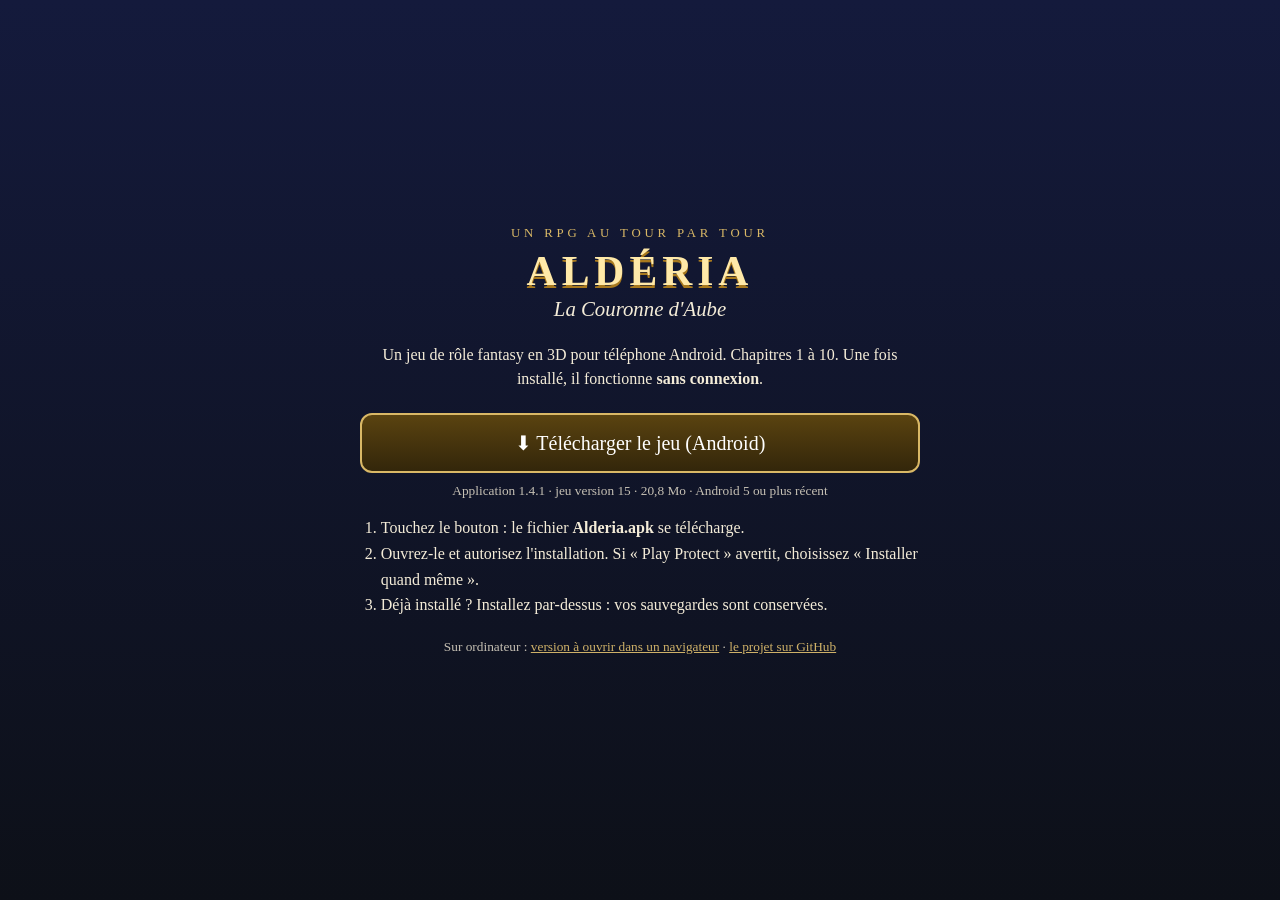
<file: docs/index.html>
<!doctype html>
<html lang="fr">
<head>
<meta charset="utf-8">
<meta name="viewport" content="width=device-width, initial-scale=1">
<title>Aldéria : la Couronne d'Aube — télécharger le jeu</title>
<meta name="description" content="Aldéria : la Couronne d'Aube, un jeu de rôle fantasy pour téléphone Android. Fonctionne sans connexion.">
<style>
  body { margin: 0; min-height: 100vh; display: flex; align-items: center; justify-content: center; background: linear-gradient(#141a3c, #0d1018); color: #f4ecd8; font-family: Georgia, 'Times New Roman', serif; }
  main { max-width: 560px; padding: 28px 22px; text-align: center; }
  .sur { letter-spacing: .3em; font-size: .8em; color: #d9b866; }
  h1 { margin: 6px 0 0; font-size: 2.6em; letter-spacing: .12em; color: #ffe9a8; text-shadow: 0 3px 0 #a8791e; }
  h2 { margin: 2px 0 22px; font-weight: normal; font-style: italic; font-size: 1.3em; }
  p { line-height: 1.5; }
  a.bouton { display: block; margin: 22px auto 8px; padding: 16px 18px; border: 2px solid #d9b866; border-radius: 12px; background: linear-gradient(#5a4310, #33260a); color: #fff; font-size: 1.25em; text-decoration: none; }
  small { opacity: .8; }
  ol { text-align: left; line-height: 1.6; padding-left: 1.3em; }
  a { color: #ffd97a; }
</style>
</head>
<body>
<main>
  <div class="sur">UN RPG AU TOUR PAR TOUR</div>
  <h1>ALDÉRIA</h1>
  <h2>La Couronne d'Aube</h2>
  <p>Un jeu de rôle fantasy en 3D pour téléphone Android. Chapitres 1 à 10. Une fois installé, il fonctionne <b>sans connexion</b>.</p>
  <a class="bouton" href="https://github.com/sleepundleave-gif/alderia/releases/latest/download/Alderia.apk">⬇ Télécharger le jeu (Android)</a>
  <small>Application 1.4.1 · jeu version 15 · 20,8 Mo · Android 5 ou plus récent</small>
  <ol>
    <li>Touchez le bouton : le fichier <b>Alderia.apk</b> se télécharge.</li>
    <li>Ouvrez-le et autorisez l'installation. Si « Play Protect » avertit, choisissez « Installer quand même ».</li>
    <li>Déjà installé ? Installez par-dessus : vos sauvegardes sont conservées.</li>
  </ol>
  <p><small>Sur ordinateur : <a href="https://github.com/sleepundleave-gif/alderia/releases/latest">version à ouvrir dans un navigateur</a> · <a href="https://github.com/sleepundleave-gif/alderia">le projet sur GitHub</a></small></p>
</main>
</body>
</html>
</file>
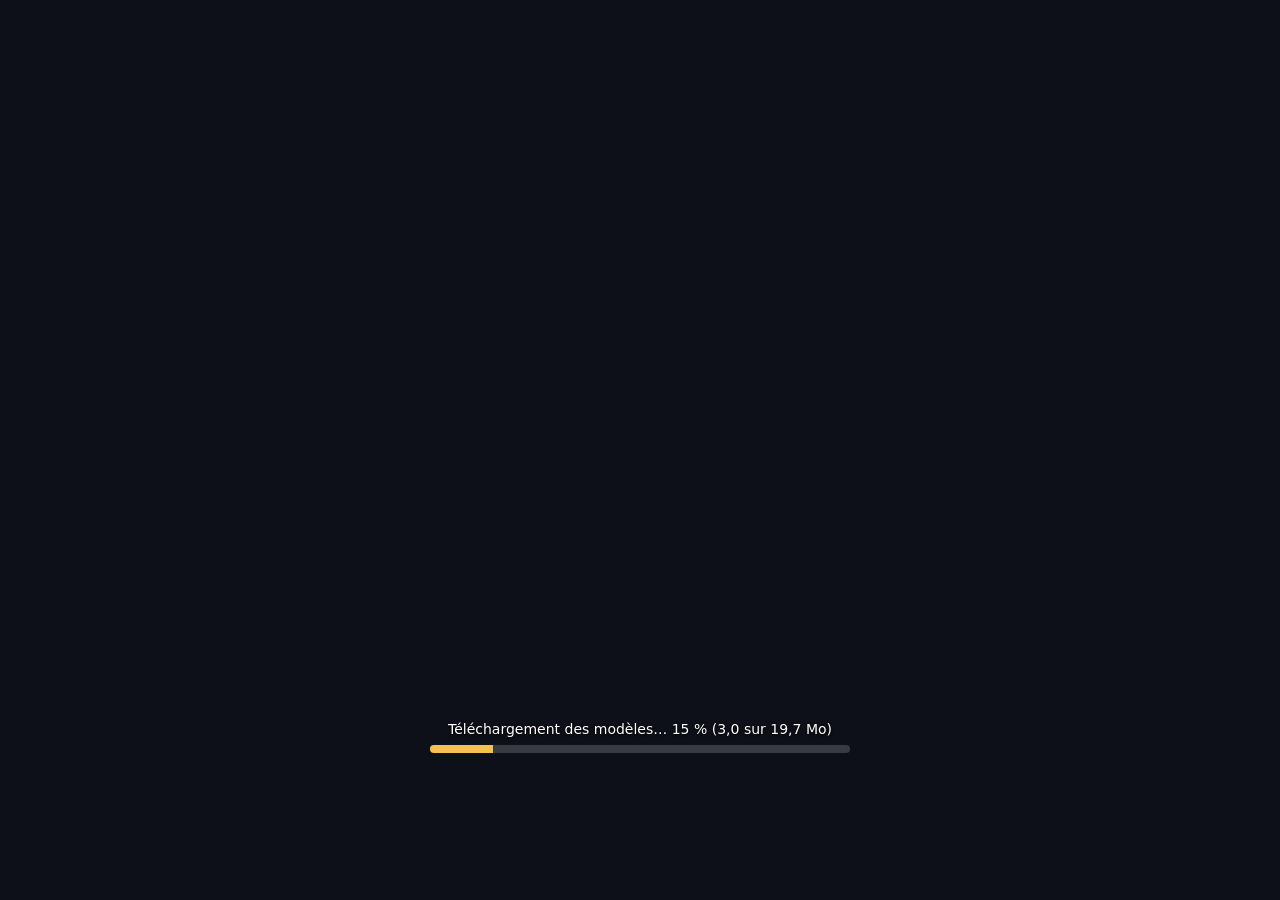
<file: jeu/index.html>
<!DOCTYPE html>
<html lang="fr">
<head>
<meta charset="utf-8">
<meta name="viewport" content="width=device-width, initial-scale=1, maximum-scale=1, user-scalable=no, viewport-fit=cover">
<meta name="theme-color" content="#0d1018">
<meta name="mobile-web-app-capable" content="yes">
<title>Aldéria : La Couronne d'Aube</title>
<link rel="stylesheet" href="css/style.css" onerror="this.onerror=null;this.href='css/style.css?essai=1'">
</head>
<body class="nohud" style="background:#0d1018">
<canvas id="c"></canvas>

<div id="ui">
  <div id="compteur" style="display:none"></div>
  <!-- HUD d'exploration -->
  <div id="hud" class="hidden">
    <div id="objective"></div>
    <div id="hudRight"><span id="gold"></span><button id="btnMenu" class="hudBtn" title="Menu">☰</button><button id="btnSound" class="hudBtn" title="Son">♪</button></div>
  </div>
  <div id="hint" class="hidden"></div>
  <div id="prompt" class="hidden"></div>
  <div id="toasts"></div>

  <!-- Combat -->
  <div id="battle" class="hidden">
    <div id="bTint"></div><div id="bFlash"></div>
    <div id="bMsg"></div>
    <div id="bEnemies"></div>
    <div id="bBottom">
      <div id="bMenu"></div>
      <div id="bParty"></div>
    </div>
  </div>
  <div id="dmg"></div>

  <!-- Dialogue -->
  <div id="dlg" class="hidden">
    <div id="dlgName"></div>
    <div id="dlgText"></div>
    <div id="dlgNext">▼</div>
  </div>
  <div id="choice" class="hidden"><div id="choiceQ"></div><div id="choiceList"></div></div>

  <!-- Menu pause -->
  <div id="menu" class="hidden"><div id="menuBox"></div></div>

  <!-- Écrans pleins -->
  <div id="fade"></div>
  <div id="narr" class="hidden"></div>
  <div id="card" class="hidden"><div id="cardNum"></div><div id="cardTitle"></div></div>

  <div id="title" class="hidden">
    <div id="titleBox">
      <div id="titleSmall">Un RPG au tour par tour</div>
      <h1>ALDÉRIA</h1>
      <h2>La Couronne d'Aube</h2>
      <div id="titleBtns"></div>
      <div id="titleHelp">
        <span class="aideClavier"><b>Clavier :</b> ZQSD / WASD ou flèches pour marcher · E ou Espace pour parler et valider · M pour le menu · glisser la souris pour tourner la caméra<br></span>
        <b>Tactile :</b> manette à gauche · bouton A pour agir · glisser sur l'écran pour tourner la caméra
      </div>
      <a id="galLink" href="importes.html">Voir les nouveaux personnages de près</a>
      <div id="titleVersion"></div>
      <div id="titleNouveau"></div>
      <div id="titleAlerte"></div>
    </div>
  </div>

  <!-- Commandes tactiles -->
  <div id="touch" class="hidden">
    <div id="joy"><div id="joyKnob"></div></div>
    <button id="btnA">A</button>
  </div>
</div>

<!-- Écran de chargement : il s'affiche sans attendre le code du jeu -->
<div id="loading" style="position:fixed;left:50%;bottom:12%;transform:translateX(-50%);width:min(420px,84vw);font:14px system-ui,sans-serif;color:#fff;text-align:center;text-shadow:0 1px 3px #000;z-index:30">
  <b id="loadWhat" style="font-weight:normal">Chargement du jeu…</b> <span></span>
  <div style="margin-top:8px;height:8px;border-radius:4px;background:rgba(255,255,255,.18);overflow:hidden"><i style="display:block;height:100%;width:0;background:#f2c14e;transition:width .15s"></i></div>
  <small id="loadNote" style="display:block;margin-top:8px;min-height:2.6em;color:#ffd9a0;font-size:12px"></small>
</div>
<div id="err"></div>
<script>
// DÉMARRAGE DU CODE DU JEU
// 1. Chaque fichier de code est d'abord téléchargé un par un, et redemandé s'il est coupé (jusqu'à 8 essais chacun).
//    Le navigateur garde ces copies : quand le jeu est lancé juste après, il les a déjà sous la main.
//    Chaque demande exige une copie fraîche (cache: 'reload') : après une mise à jour du jeu, le navigateur
//    ne mélange donc jamais d'anciens fichiers avec les nouveaux, même chez un hébergeur de simples fichiers.
// 2. Si le lancement échoue quand même, on recommence sous une adresse neuve (/v/NUMÉROr1/, r2…),
//    pour qu'aucune mauvaise copie gardée en route ne soit resservie.
(function () {
  var note = document.getElementById('loadNote'), base = document.baseURI.replace(/[^/]*$/, ''), date = /\/v\/[0-9a-z]+\/$/.test(base);
  var vus = {}, enCours = 0, rates = 0;
  function dire(t) { try { fetch(base + 'journal', { method: 'POST', body: t, keepalive: true }).catch(function () {}); } catch (e) {} }
  function prendre(url, n, fin) {
    fetch(url, { cache: 'reload' }).then(function (r) { if (r.status === 404) return ''; if (!r.ok) throw new Error('réponse ' + r.status); return r.text(); }).then(fin, function (e) {
      rates++; if (rates === 1) dire('code : ' + url.split('/').pop() + ' : ' + ((e && e.message) || e));
      if (n >= 7) return fin('');
      note.textContent = 'Connexion instable : le code du jeu est redemandé…';
      setTimeout(function () { prendre(url, n + 1, fin); }, 400 + n * 500);
    });
  }
  function explorer(url) {
    if (vus[url]) return; vus[url] = 1; enCours++;
    prendre(url, 0, function (texte) {
      var re = /(?:from|import)\s*['"](\.{1,2}\/[^'"]+)['"]/g, m;
      while ((m = re.exec(texte))) explorer(new URL(m[1], url).href);
      if (!--enCours) { note.textContent = ''; lancer(0); }
    });
  }
  function lancer(n) {
    var url = !n ? base + 'js/main.js' : date ? base.replace(/\/$/, 'r' + n + '/') + 'js/main.js' : base + 'js/main.js?essai=' + n;
    import(url).catch(function (e) {
      var msg = String((e && e.message) || e), reseau = e instanceof TypeError && /modul|import|fetch|load/i.test(msg);
      dire('code du jeu, lancement ' + (n + 1) + ' : ' + msg);
      if (reseau && n < 8) { note.textContent = 'Connexion instable : le code du jeu est redemandé… (essai ' + (n + 2) + ')'; setTimeout(function () { lancer(n + 1); }, 1200 + n * 600); return; }
      var el = document.getElementById('err'); el.style.display = 'block';
      el.textContent = (reseau ? 'Le code du jeu n\'a pas pu être téléchargé. Vérifiez la connexion puis rechargez la page.\n' : 'Erreur au démarrage du jeu :\n') + msg;
    });
  }
  if (!date) { var css = document.querySelector('link[rel=stylesheet]'); if (css) css.href = base + 'css/style.css?' + Date.now(); }   // feuille de style toujours à jour
  if (window.fetch) explorer(base + 'js/main.js'); else lancer(0);
})();
</script>
</body>
</html>
</file>
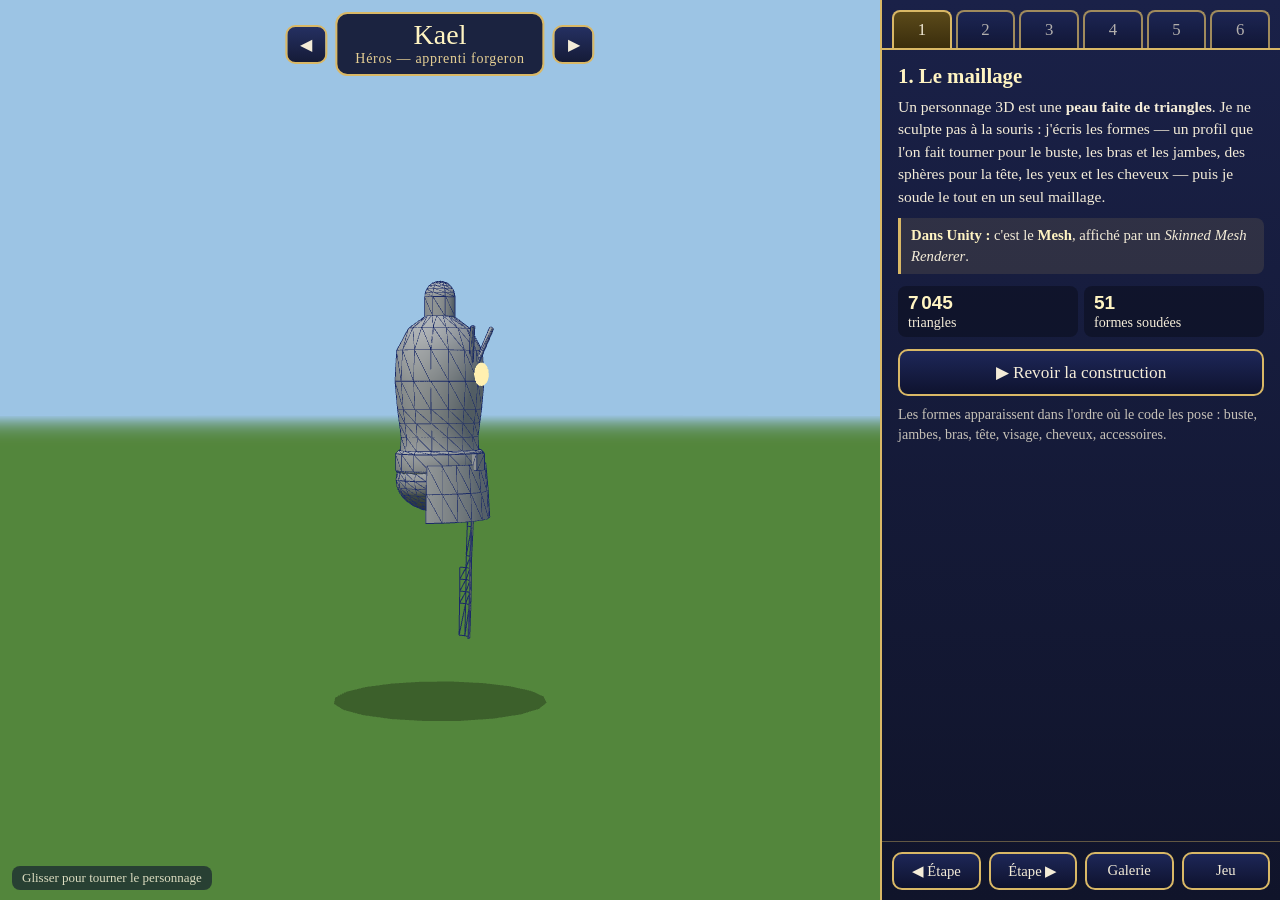
<file: jeu/atelier.html>
<!doctype html>
<html lang="fr">
<head>
<meta charset="utf-8">
<meta name="viewport" content="width=device-width, initial-scale=1, maximum-scale=1, user-scalable=no">
<title>Aldéria — L'atelier des personnages</title>
<style>
  * { box-sizing: border-box; }
  html, body { margin: 0; height: 100%; overflow: hidden; background: #10142a; font-family: Georgia, 'Times New Roman', serif; color: #f4ecd8; }
  #app { display: flex; height: 100%; }
  #view { position: relative; flex: 1; min-width: 0; min-height: 0; }
  canvas { display: block; width: 100%; height: 100%; touch-action: none; cursor: grab; }
  #who { position: absolute; top: 12px; left: 50%; transform: translateX(-50%); display: flex; align-items: center; gap: 8px; white-space: nowrap; }
  #name { min-width: 200px; text-align: center; font-size: clamp(18px, 3.4vmin, 28px); color: #fff4c2; padding: 5px 18px 7px; border: 2px solid #d9b866; border-radius: 12px; background: rgba(14,18,46,.9); }
  #name small { display: block; font-size: .5em; color: #e6cf94; letter-spacing: .05em; }
  #hint { position: absolute; left: 12px; bottom: 10px; font-size: 13px; opacity: .85; background: rgba(14,18,46,.7); padding: 4px 10px; border-radius: 8px; pointer-events: none; }
  #panel { width: 400px; max-width: 46vw; display: flex; flex-direction: column; background: linear-gradient(180deg, #1a2148, #10142a); border-left: 2px solid #d9b866; }
  #steps { display: flex; gap: 4px; padding: 10px 10px 0; }
  #steps button { flex: 1; padding: 8px 0; border-radius: 8px 8px 0 0; border-bottom: none; font-size: 1.05em; opacity: .7; }
  #steps button.on { opacity: 1; }
  #body { flex: 1; overflow-y: auto; padding: 14px 16px 10px; border-top: 2px solid #d9b866; }
  #body h2 { margin: 0 0 8px; font-size: 1.3em; color: #fff4c2; }
  #body p { margin: 0 0 10px; line-height: 1.45; font-size: .97em; }
  .unity { border-left: 3px solid #d9b866; background: rgba(217,184,102,.12); padding: 7px 10px; border-radius: 0 8px 8px 0; font-size: .92em; line-height: 1.4; margin: 0 0 12px; }
  .unity b { color: #fff4c2; }
  .stats { display: grid; grid-template-columns: 1fr 1fr; gap: 6px; margin: 0 0 12px; }
  .stats div { background: rgba(0,0,0,.3); border-radius: 8px; padding: 6px 10px; font-size: .88em; }
  .stats b { display: block; font-size: 1.35em; color: #fff4c2; font-family: Verdana, sans-serif; }
  .row { display: flex; flex-wrap: wrap; gap: 6px; margin: 0 0 12px; }
  .chips span { font-family: Verdana, sans-serif; font-size: 11.5px; background: rgba(0,0,0,.32); border-radius: 20px; padding: 3px 9px; display: inline-flex; align-items: center; gap: 5px; }
  .chips i { width: 10px; height: 10px; border-radius: 50%; display: inline-block; }
  #pal { image-rendering: pixelated; width: 128px; height: 128px; border: 2px solid #d9b866; border-radius: 6px; background: #000; flex: none; }
  ol { margin: 0 0 12px; padding-left: 20px; line-height: 1.5; font-size: .93em; }
  code { font-family: Consolas, Menlo, monospace; font-size: .9em; background: rgba(0,0,0,.35); padding: 1px 5px; border-radius: 4px; }
  button, a.btn { font: inherit; color: #f4ecd8; text-decoration: none; padding: 8px 13px; border: 2px solid #d9b866; border-radius: 10px; background: linear-gradient(180deg, rgba(30,40,90,.95), rgba(14,18,46,.95)); cursor: pointer; }
  button:hover, a.btn:hover, button.on { background: linear-gradient(180deg, #5b4a1a, #3a2d0c); }
  button.big { font-size: 1.08em; padding: 11px 16px; width: 100%; margin-bottom: 8px; }
  #foot { display: flex; gap: 8px; padding: 10px; border-top: 1px solid rgba(217,184,102,.4); }
  #foot > * { flex: 1; text-align: center; font-size: .92em; padding: 8px 4px; }
  #msg { font-size: .9em; min-height: 1.3em; color: #e6cf94; margin: 0 0 8px; }
  @media (max-aspect-ratio: 1/1) {
    #app { flex-direction: column; }
    #view { flex: none; height: 46%; }
    #panel { width: 100%; max-width: none; flex: 1; min-height: 0; border-left: none; border-top: 2px solid #d9b866; }
    #name { min-width: 150px; }
    #hint { display: none; }
  }
</style>
</head>
<body>
<div id="app">
  <div id="view">
    <canvas id="c"></canvas>
    <div id="who"><button id="prev" aria-label="Personnage précédent">◀</button><div id="name"></div><button id="next" aria-label="Personnage suivant">▶</button></div>
    <div id="hint">Glisser pour tourner le personnage</div>
  </div>
  <div id="panel">
    <div id="steps"></div>
    <div id="body"></div>
    <div id="foot"><button id="back">◀ Étape</button><button id="fwd">Étape ▶</button><a class="btn" href="galerie.html">Galerie</a><a class="btn" href="index.html">Jeu</a></div>
  </div>
</div>
<script type="module">
import * as THREE from './lib/three.module.min.js';
import { GLTFLoader } from './lib/GLTFLoader.js';
import { makeChar, makeClips, toRestPose, CHARS, makeWolf, makeMushroom, makeFirefly, makeHorse } from './js/chars.js';
import { toGLB, makePalette, colorsOf, CATALOGUE, exportEntry } from './js/export.js';

const NAMES = { kael: ['Kael', 'Héros — apprenti forgeron'], lyra: ['Lyra', "Héroïne — élève mage d'Ysmère"], hagen: ['Hagen', 'Forgeron de Brumeval'], mira: ['Mira', "Fille de l'aubergiste"], aubin: ['Chef Aubin', 'Brumeval'], odile: ['Vieille Odile', 'Brumeval'], gaspard: ['Gaspard', 'Aubergiste'], boulanger: ['Le boulanger', 'Brumeval'], enfant1: ['Un enfant', 'Brumeval'], enfant2: ['Une enfant', 'Brumeval'], villageois1: ['Un villageois', 'Brumeval'], villageoise1: ['La marchande', 'Brumeval'], soldat: ['Soldat de Cendre', 'Ennemi'], krall: ['Sergent Krall', 'Boss du chapitre 1'], darian: ['Le Chevalier Noir', '???'], garde: ['Garde de Solméria', 'Relais du Cerf Blanc'], berthe: ['Berthe', 'Relais du Cerf Blanc'], colporteur: ['Le colporteur', 'Relais du Cerf Blanc'], anselme: ['Père Anselme', 'Ermite des Murmures'], gobelin: ['Gobelin', 'Ennemi'], troll: ['Troll des Murmures', 'Boss du chapitre 2'] };
const CREATURES = { loup: makeWolf, champignon: makeMushroom, luciole: makeFirefly, cheval: () => makeHorse() };
Object.assign(NAMES, { loup: ['Loup gris', 'Créature — ennemi'], champignon: ['Champignon hurleur', 'Créature — ennemi'], luciole: ['Luciole de braise', 'Créature — ennemi'], cheval: ['Cheval', 'Créature'] });
const KEYS = [...Object.keys(CHARS), ...Object.keys(CREATURES)];
const BONE_FR = { Root: 'Racine', Hips: 'Bassin', Spine: 'Buste', Head: 'Tête', LeftUpperLeg: 'Cuisse G', LeftLowerLeg: 'Jambe G', LeftFoot: 'Pied G', RightUpperLeg: 'Cuisse D', RightLowerLeg: 'Jambe D', RightFoot: 'Pied D', LeftUpperArm: 'Bras G', LeftLowerArm: 'Avant-bras G', LeftHand: 'Main G', RightUpperArm: 'Bras D', RightLowerArm: 'Avant-bras D', RightHand: 'Main D', Cape: 'Cape', Body: 'Corps', Neck: 'Encolure', Tail: 'Queue', Cap: 'Chapeau', LegFL: 'Patte avant G', LegFR: 'Patte avant D', LegBL: 'Patte arrière G', LegBR: 'Patte arrière D', WingL: 'Aile G', WingR: 'Aile D' };
const BONE_COL = { Root: 0x888888, Hips: 0xe8c040, Spine: 0x3fa35a, Head: 0xf2f2f2, LeftUpperLeg: 0x8a5ad0, LeftLowerLeg: 0x30c0c8, LeftFoot: 0x8a6a4a, RightUpperLeg: 0x8a5ad0, RightLowerLeg: 0x30c0c8, RightFoot: 0x8a6a4a, LeftUpperArm: 0x3a78e0, LeftLowerArm: 0xf08a2a, LeftHand: 0xe04a8a, RightUpperArm: 0x3a78e0, RightLowerArm: 0xf08a2a, RightHand: 0xe04a8a, Cape: 0xc03030, Body: 0xe8c040, Neck: 0xf2f2f2, Tail: 0xc03030, Cap: 0x3fa35a, LegFL: 0x3a78e0, LegFR: 0x30c0c8, LegBL: 0x8a5ad0, LegBR: 0xf08a2a, WingL: 0x3a78e0, WingR: 0x30c0c8 };
const $ = (id) => document.getElementById(id);
const q = new URLSearchParams(location.search);
const fmt = (n) => n.toLocaleString('fr-FR');

// ---------- Scène ----------
const canvas = $('c');
const renderer = new THREE.WebGLRenderer({ canvas, antialias: true });
const scene = new THREE.Scene(); scene.background = new THREE.Color(0x9cc4e4); scene.fog = new THREE.Fog(0x9cc4e4, 30, 70);
scene.add(new THREE.HemisphereLight(0xdfefff, 0x6a7a4a, 1.0));
const sun = new THREE.DirectionalLight(0xfff2d8, 1.5); sun.position.set(-8, 20, 14); scene.add(sun);
const ground = new THREE.Mesh(new THREE.CircleGeometry(60, 40), new THREE.MeshLambertMaterial({ color: 0x6aa84f })); ground.rotation.x = -Math.PI / 2; scene.add(ground);
const camera = new THREE.PerspectiveCamera(30, 1, 0.1, 200);
function resize() { const w = canvas.clientWidth, h = canvas.clientHeight; renderer.setPixelRatio(Math.min(devicePixelRatio || 1, 2)); renderer.setSize(w, h, false); camera.aspect = w / h; camera.updateProjectionMatrix(); frameCamera(); }
function frameCamera() { const h = obj ? obj.userData.height : 1.75, tall = camera.aspect < 0.8 ? 0.8 / camera.aspect : 1; camera.position.set(0, h * 0.62, (h * 2.3 + 1.6) * tall); camera.lookAt(0, h * 0.5, 0); }
addEventListener('resize', resize);

// Matériaux de démonstration
const M_CLAY = new THREE.MeshLambertMaterial({ color: 0xcfd6e4 });
const M_WIRE = new THREE.MeshBasicMaterial({ color: 0x1a2a66, wireframe: true });
const M_GHOST = new THREE.MeshLambertMaterial({ color: 0xbfd0f0, transparent: true, opacity: 0.32, depthWrite: false });
const M_WEIGHT = new THREE.MeshBasicMaterial({ vertexColors: true });
const M_BONE = new THREE.MeshBasicMaterial({ color: 0xfff4c2, depthTest: false, transparent: true });
const M_JOINT = new THREE.MeshBasicMaterial({ color: 0xff7a2a, depthTest: false, transparent: true });

// ---------- État ----------
let idx = Math.max(0, KEYS.indexOf(q.get('k'))), step = Math.min(6, Math.max(1, +(q.get('etape') || 1)));
let obj = null, rig = null, clips = [], mixer = null, action = null, wire = null, helpers = [], weightGeo = null, toonMat = null, palette = null;
let angle = +(q.get('ry') || 0.5), spinning = q.get('spin') !== '0', drag = null, t = 0, buildT = 0, building = false, total = 0, fileObj = null, fileMixer = null, lastExport = null;

function clearHelpers() { helpers.forEach((h) => h.parent && h.parent.remove(h)); helpers = []; }
function loadChar(i) {
  idx = (i + KEYS.length) % KEYS.length;
  if (obj) { clearHelpers(); scene.remove(obj); }
  if (fileObj) { scene.remove(fileObj); fileObj = null; fileMixer = null; }
  const key = KEYS[idx];
  obj = CREATURES[key] ? CREATURES[key]() : makeChar(key); rig = obj.userData.rig; scene.add(obj);
  toonMat = rig.mesh.material; total = rig.mesh.geometry.attributes.position.count;
  clips = makeClips(obj); mixer = new THREE.AnimationMixer(obj); action = null;
  mixer.addEventListener('finished', (e) => { if (step === 5 || step === 6) setTimeout(() => { if (action === e.action) play('Repos'); }, e.action.getClip().name === 'KO' ? 900 : 0); });
  palette = makePalette(colorsOf(obj));
  wire = new THREE.SkinnedMesh(rig.mesh.geometry, M_WIRE); wire.frustumCulled = false; wire.bind(rig.skeleton, rig.mesh.bindMatrix); wire.visible = false; obj.add(wire);
  weightGeo = null; lastExport = null;
  const [n, sub] = NAMES[key] || [key, ''];
  $('name').innerHTML = n + '<small>' + sub + '</small>';
  frameCamera(); setStep(step);
}

// Couleurs des poids : chaque os a sa teinte, un sommet partagé entre deux os prend le mélange
function makeWeightGeo() {
  const g = rig.mesh.geometry, si = g.attributes.skinIndex, sw = g.attributes.skinWeight, n = si.count, col = new Float32Array(n * 3), c = new THREE.Color(), d = new THREE.Color();
  const cols = rig.bones.map((b) => new THREE.Color(BONE_COL[b.name] ?? 0x888888));
  for (let i = 0; i < n; i++) { c.copy(cols[si.getX(i)]).multiplyScalar(sw.getX(i)); d.copy(cols[si.getY(i)]).multiplyScalar(sw.getY(i)); col[i * 3] = c.r + d.r; col[i * 3 + 1] = c.g + d.g; col[i * 3 + 2] = c.b + d.b; }
  const w = new THREE.BufferGeometry();
  for (const k of ['position', 'normal', 'skinIndex', 'skinWeight']) w.setAttribute(k, g.attributes[k]);
  w.setAttribute('color', new THREE.BufferAttribute(col, 3));
  return w;
}
// Os dessinés : une pointe du parent vers l'enfant, une bille à chaque articulation
function showBones() {
  const k = obj.userData.k, ball = new THREE.SphereGeometry(1, 10, 8), stick = new THREE.CylinderGeometry(0.35, 1, 1, 6); stick.translate(0, 0.5, 0);
  const up = new THREE.Vector3(0, 1, 0);
  for (const b of rig.bones) {
    if (b.name === 'Root') continue;
    const j = new THREE.Mesh(ball, M_JOINT); j.scale.setScalar(0.026 * Math.max(0.75, k)); j.renderOrder = 11; b.add(j); helpers.push(j);
    if (b.parent && b.parent.isBone && b.parent.name !== 'Root') {
      const len = b.position.length(); if (len < 1e-4) continue;
      const s = new THREE.Mesh(stick, M_BONE); s.scale.set(0.022 * Math.max(0.75, k), len, 0.022 * Math.max(0.75, k)); s.quaternion.setFromUnitVectors(up, b.position.clone().normalize()); s.renderOrder = 10; b.parent.add(s); helpers.push(s);
    }
  }
  // extrémités : tête, mains, pieds, cape
  const tips = { Head: [0, 0.24, 0], LeftHand: [0, -0.09, 0], RightHand: [0, -0.09, 0], LeftFoot: [0, -0.08, 0.14], RightFoot: [0, -0.08, 0.14], Cape: [0, -0.5, -0.12] };
  for (const b of rig.bones) if (tips[b.name]) {
    const v = new THREE.Vector3(...tips[b.name]).multiplyScalar(k), s = new THREE.Mesh(stick, M_BONE);
    s.scale.set(0.022 * Math.max(0.75, k), v.length(), 0.022 * Math.max(0.75, k)); s.quaternion.setFromUnitVectors(up, v.clone().normalize()); s.renderOrder = 10; b.add(s); helpers.push(s);
  }
}
function play(name) {
  const clip = clips.find((c) => c.name === name); if (!clip) return;
  const next = mixer.clipAction(clip); next.reset(); next.setLoop(clip.userData.loop ? THREE.LoopRepeat : THREE.LoopOnce, Infinity); next.clampWhenFinished = true;
  if (action && action !== next) next.crossFadeFrom(action, 0.15, false);
  next.play(); action = next;
  document.querySelectorAll('[data-clip]').forEach((b) => b.classList.toggle('on', b.dataset.clip === name));
}
function startBuild() { building = true; buildT = 0; }

// ---------- Les six étapes ----------
const STEPS = [null,
  { n: '1', title: 'Le maillage', html: () => `
      <p>Un personnage 3D est une <b>peau faite de triangles</b>. Je ne sculpte pas à la souris : j'écris les formes — un profil que l'on fait tourner pour le buste, les bras et les jambes, des sphères pour la tête, les yeux et les cheveux — puis je soude le tout en un seul maillage.</p>
      <div class="unity"><b>Dans Unity :</b> c'est le <b>Mesh</b>, affiché par un <i>Skinned Mesh Renderer</i>.</div>
      <div class="stats"><div><b>${fmt(total / 3)}</b>triangles</div><div><b>${rig.pieces}</b>formes soudées</div></div>
      <button class="big" id="rebuild">▶ Revoir la construction</button>
      <p style="opacity:.8;font-size:.88em">Les formes apparaissent dans l'ordre où le code les pose : buste, jambes, bras, tête, visage, cheveux, accessoires.</p>` },
  { n: '2', title: 'Couleurs et texture', html: () => `
      <p>Chaque forme reçoit une <b>couleur</b>. Toutes les couleurs du personnage sont rangées dans une petite image, la <b>palette</b> : c'est sa texture. Le style dessin animé vient de deux réglages du <b>matériau</b> : des ombres en aplats et un contour à l'encre.</p>
      <div class="unity"><b>Dans Unity :</b> un <b>Material</b> et sa <b>Texture</b>.</div>
      <div class="row" style="align-items:center"><canvas id="pal"></canvas><div style="flex:1;min-width:120px"><div class="stats" style="grid-template-columns:1fr"><div><b>${palette.colors.length}</b>couleurs dans la palette</div><div><b>${palette.canvas.width} × ${palette.canvas.height}</b>pixels de texture</div></div></div></div>
      <div class="row"><button id="tgToon" class="on">Ombres en aplats</button><button id="tgLine" class="on">Contour</button></div>` },
  { n: '3', title: 'Le squelette', html: () => `
      <p>À l'intérieur de la peau, je place des <b>os</b>. Chaque os est un pivot : le tourner fait bouger tout ce qui lui est attaché, comme l'avant-bras et la main quand on plie le coude.${obj.userData.P.weapon ? " L'arme est simplement accrochée à l'os de la main droite." : ''}${obj.userData.creature ? ' Une créature a le sien : un os par patte, un pour la queue, un pour la tête.' : ''}</p>
      <div class="unity"><b>Dans Unity :</b> la hiérarchie d'os du modèle (le <b>Rig</b>, ou <i>Avatar</i>).</div>
      <div class="stats"><div><b>${rig.bones.length}</b>os</div><div><b>${obj.userData.height.toFixed(2).replace('.', ',')} m</b>de haut</div></div>
      <div class="row chips">${rig.bones.map((b) => `<span>${BONE_FR[b.name] || b.name}</span>`).join('')}</div>` },
  { n: '4', title: 'Les poids', html: () => `
      <p>Il faut dire à chaque point de la peau <b>quel os il suit</b>. Les couleurs le montrent. ${obj.userData.creature ? "Chez cette créature, chaque pièce suit <b>un seul os</b>, comme les pièces d'une marionnette : les couleurs sont donc franches, sans dégradé." : "Près du coude, du genou et de la taille, les points suivent <b>deux os à la fois</b> : c'est le dégradé, et c'est lui qui permet de plier sans cassure."}</p>
      <div class="unity"><b>Dans Unity :</b> les <b>Bone Weights</b> du maillage. On appelle cette étape le <i>skinning</i>.</div>
      <div class="row chips">${(obj.userData.creature ? rig.bones.filter((b) => b.name !== 'Root').map((b) => [BONE_FR[b.name] || b.name, b.name]) : [['Bassin', 'Hips'], ['Buste', 'Spine'], ['Tête', 'Head'], ['Bras', 'LeftUpperArm'], ['Avant-bras', 'LeftLowerArm'], ['Main', 'LeftHand'], ['Cuisse', 'LeftUpperLeg'], ['Jambe', 'LeftLowerLeg'], ['Pied', 'LeftFoot']].concat(obj.userData.P.cape ? [['Cape', 'Cape']] : [])).map(([l, b]) => `<span><i style="background:#${BONE_COL[b].toString(16).padStart(6, '0')}"></i>${l}</span>`).join('')}</div>
      <p style="opacity:.8;font-size:.88em">${obj.userData.creature ? 'La créature bouge au ralenti pour montrer quelles pièces suivent quel os.</p>' : ''}<p style="opacity:.8;font-size:.88em;${obj.userData.creature ? 'display:none' : ''}">Le personnage plie les bras, les genoux et la taille pour montrer le fondu.</p>` },
  { n: '5', title: 'Les animations', html: () => `
      <p>Une animation est une <b>suite de poses</b> enregistrées os par os, 30 fois par seconde. Chaque suite est un <b>clip</b>. Le moteur passe de l'un à l'autre en fondu.</p>
      <div class="unity"><b>Dans Unity :</b> des <b>Animation Clips</b>, joués par un <b>Animator</b>.</div>
      <div class="row">${clips.map((c) => `<button data-clip="${c.name}">${c.userData.label}</button>`).join('')}</div>
      <div class="stats"><div><b>${clips.length}</b>clips</div><div><b>${fmt(clips.reduce((n, c) => n + c.tracks[0].times.length, 0))}</b>poses enregistrées</div></div>` },
  { n: '6', title: "Le fichier : l'asset", html: () => `
      <p>Tout est rangé dans <b>un seul fichier .glb</b> : maillage, texture, squelette, poids, animations et contour. C'est un format standard : Unity, Blender ou Godot l'ouvrent.</p>
      <button class="big" id="dl">⬇ Télécharger ${KEYS[idx]}.glb</button>
      <div id="msg"></div>
      <div class="row"><button id="tgFile">Voir le fichier relu</button></div>
      <div class="unity"><b>Pour l'ouvrir dans Unity :</b>
        <ol style="margin:6px 0 0"><li><i>Window ▸ Package Manager ▸ + ▸ Add package by name</i>, puis <code>com.unity.cloud.gltfast</code></li><li>Glisser le fichier <code>.glb</code> dans le dossier <i>Assets</i></li><li>Glisser l'asset dans la scène : le maillage, les os et les clips sont là</li></ol></div>
      <p style="opacity:.8;font-size:.88em">Le <b>contour à l'encre</b> est dans le fichier : c'est une seconde peau noire, à peine plus grande et retournée (l'objet « Contour »). Pour s'en passer, il suffit de la supprimer. Les <b>ombres en aplats</b>, elles, dépendent du moteur : dans Unity, il faut un matériau « toon ».</p>` },
];

function setStep(s) {
  step = Math.min(6, Math.max(1, s));
  const P = obj.userData.P;
  // tout remettre à zéro
  clearHelpers(); mixer.stopAllAction(); action = null; obj.userData.pose = false; toRestPose(obj);
  if (fileObj) { scene.remove(fileObj); fileObj = null; fileMixer = null; }
  obj.visible = true; building = false;
  rig.mesh.geometry.setDrawRange(0, Infinity); rig.mesh.material = toonMat; rig.outline.visible = true; wire.visible = false;
  rig.mesh.geometry = rig.outline.geometry; if (P.weapon) P.weapon.visible = true;
  obj.traverse((m) => { if (m.userData.outline) m.visible = true; });
  // panneau
  $('steps').innerHTML = STEPS.slice(1).map((d, i) => `<button data-step="${i + 1}" class="${i + 1 === step ? 'on' : ''}" title="${d.title}">${d.n}</button>`).join('');
  $('body').innerHTML = `<h2>${STEPS[step].n}. ${STEPS[step].title}</h2>` + STEPS[step].html();
  $('body').scrollTop = 0;
  document.querySelectorAll('[data-step]').forEach((b) => { b.onclick = () => setStep(+b.dataset.step); });
  $('back').disabled = step === 1; $('fwd').disabled = step === 6;
  // affichage propre à l'étape
  if (step === 1) {
    rig.mesh.material = M_CLAY; wire.visible = true; obj.traverse((m) => { if (m.userData.outline) m.visible = false; });
    $('rebuild').onclick = startBuild; if (q.get('build') !== '0') startBuild();
  } else if (step === 2) {
    const pc = $('pal'); pc.width = palette.canvas.width; pc.height = palette.canvas.height; pc.getContext('2d').drawImage(palette.canvas, 0, 0);
    $('tgToon').onclick = (e) => { const on = e.target.classList.toggle('on'); rig.mesh.material = on ? toonMat : M_WEIGHT; };
    $('tgLine').onclick = (e) => { const on = e.target.classList.toggle('on'); obj.traverse((m) => { if (m.userData.outline) m.visible = on; }); };
  } else if (step === 3) {
    rig.mesh.material = M_GHOST; obj.traverse((m) => { if (m.userData.outline) m.visible = false; }); showBones();
  } else if (step === 4) {
    if (!weightGeo) weightGeo = makeWeightGeo();
    rig.mesh.geometry = weightGeo; rig.mesh.material = M_WEIGHT; if (P.weapon) P.weapon.visible = false;
  } else if (step === 5) {
    document.querySelectorAll('[data-clip]').forEach((b) => { b.onclick = () => play(b.dataset.clip); });
    play(q.get('clip') || 'Marche');
  } else if (step === 6) {
    play('Repos');
    $('dl').onclick = download; $('tgFile').onclick = toggleFile;
    if (lastExport) showExportStats();
  }
}
function showExportStats() {
  const s = lastExport.stats;
  $('msg').innerHTML = `Fichier créé : <b>${fmt(Math.round(s.bytes / 1024))} Ko</b> — ${fmt(s.triangles)} triangles${s.outlineTriangles ? ' (dont ' + fmt(s.outlineTriangles) + ' pour le contour)' : ''}, ${fmt(s.vertices)} sommets, ${s.bones} os, ${s.clips.length} clips, ${s.colors} couleurs.`;
}
async function doExport() {
  if (!lastExport) { mixer.stopAllAction(); action = null; lastExport = await toGLB(obj, KEYS[idx]); play('Repos'); }
  return lastExport;
}
async function download() {
  $('msg').textContent = 'Fabrication du fichier…';
  try {
    const e = await doExport();
    const url = URL.createObjectURL(new Blob([e.buffer], { type: 'model/gltf-binary' })), a = document.createElement('a');
    a.href = url; a.download = KEYS[idx] + '.glb'; document.body.appendChild(a); a.click(); a.remove(); setTimeout(() => URL.revokeObjectURL(url), 5000);
    showExportStats();
  } catch (err) { $('msg').textContent = 'Erreur : ' + err.message; }
}
// Relit le fichier .glb comme le ferait un autre logiciel, et joue le clip « Marche » qu'il contient
async function toggleFile() {
  if (fileObj) { scene.remove(fileObj); fileObj = null; fileMixer = null; obj.visible = true; $('tgFile').classList.remove('on'); $('tgFile').textContent = 'Voir le fichier relu'; return; }
  $('msg').textContent = 'Lecture du fichier…';
  try {
    const e = await doExport();
    const gltf = await new GLTFLoader().parseAsync(e.buffer.slice(0), '');
    fileObj = gltf.scene; fileObj.traverse((m) => { if (m.isMesh) m.frustumCulled = false; }); scene.add(fileObj); obj.visible = false;
    fileMixer = new THREE.AnimationMixer(fileObj); const walk = gltf.animations.find((c) => c.name === 'Marche') || gltf.animations[0]; if (walk) fileMixer.clipAction(walk).play();
    $('tgFile').classList.add('on'); $('tgFile').textContent = 'Revenir au modèle du jeu';
    showExportStats(); $('msg').innerHTML += '<br>Ci-contre : le fichier relu, avec son clip « Marche ».';
  } catch (err) { $('msg').textContent = 'Erreur : ' + err.message; }
}

// ---------- Commandes ----------
$('prev').onclick = () => loadChar(idx - 1); $('next').onclick = () => loadChar(idx + 1);
$('back').onclick = () => setStep(step - 1); $('fwd').onclick = () => setStep(step + 1);
addEventListener('keydown', (e) => { if (e.key === 'ArrowLeft') loadChar(idx - 1); if (e.key === 'ArrowRight') loadChar(idx + 1); if (e.key === 'ArrowUp') setStep(step - 1); if (e.key === 'ArrowDown') setStep(step + 1); });
canvas.addEventListener('pointerdown', (e) => { drag = e.clientX; spinning = false; });
addEventListener('pointermove', (e) => { if (drag !== null) { angle += (e.clientX - drag) * 0.012; drag = e.clientX; } });
addEventListener('pointerup', () => { drag = null; });

// ---------- Boucle ----------
let last = performance.now();
function frame(now) {
  const dt = Math.min(0.05, (now - last) / 1000); last = now; t += dt;
  if (spinning) angle += dt * 0.5;
  const P = obj.userData.P;
  obj.rotation.y = angle; if (fileObj) fileObj.rotation.y = angle;
  if (step === 5 || step === 6) { mixer.update(dt); if (fileMixer) fileMixer.update(dt); }
  else if (step === 4) {                                    // démonstration : plier coudes, genoux et taille
    toRestPose(obj); if (obj.userData.creature) { const d = obj.userData.clips.Marche; d.pose(P, obj.userData, (t * 0.35) % d.dur); }
    else { const a = (1 - Math.cos(t * 1.6)) / 2, b = (1 - Math.cos(t * 1.6 + 1.8)) / 2;
    P.armL.rotation.z = 0.5; P.armR.rotation.z = -0.5; P.elbowL.rotation.x = -1.9 * a; P.elbowR.rotation.x = -1.9 * b;
    P.legL.rotation.x = -0.9 * b; P.kneeL.rotation.x = 1.5 * b; P.spine.rotation.y = Math.sin(t * 0.8) * 0.5; P.spine.rotation.x = Math.sin(t * 1.1) * 0.15; }
  } else if (step === 1) { toRestPose(obj); if (P.armL) { P.armL.rotation.z = 0.28; P.armR.rotation.z = -0.28; } }
  else obj.userData.anim(dt, false, t);
  if (building) {                                           // les triangles apparaissent dans l'ordre de fabrication
    buildT += dt; const n = Math.min(total, Math.floor(total * Math.pow(Math.min(1, buildT / 4.5), 1.3) / 3) * 3);
    rig.mesh.geometry.setDrawRange(0, n); if (P.weapon) P.weapon.visible = n >= total;
    if (n >= total) { building = false; rig.mesh.geometry.setDrawRange(0, Infinity); }
  }
  renderer.render(scene, camera); window.__ready = true;
  requestAnimationFrame(frame);
}
loadChar(idx); resize();
requestAnimationFrame(frame);

// Pour fabriquer tous les fichiers d'un coup (utilisé pour remplir le dossier assets/)
window.__atelier = { CATALOGUE, exportEntry, setStep, loadChar, toGLB, get state() { return { step, key: KEYS[idx], total }; } };
</script>
</body>
</html>
</file>
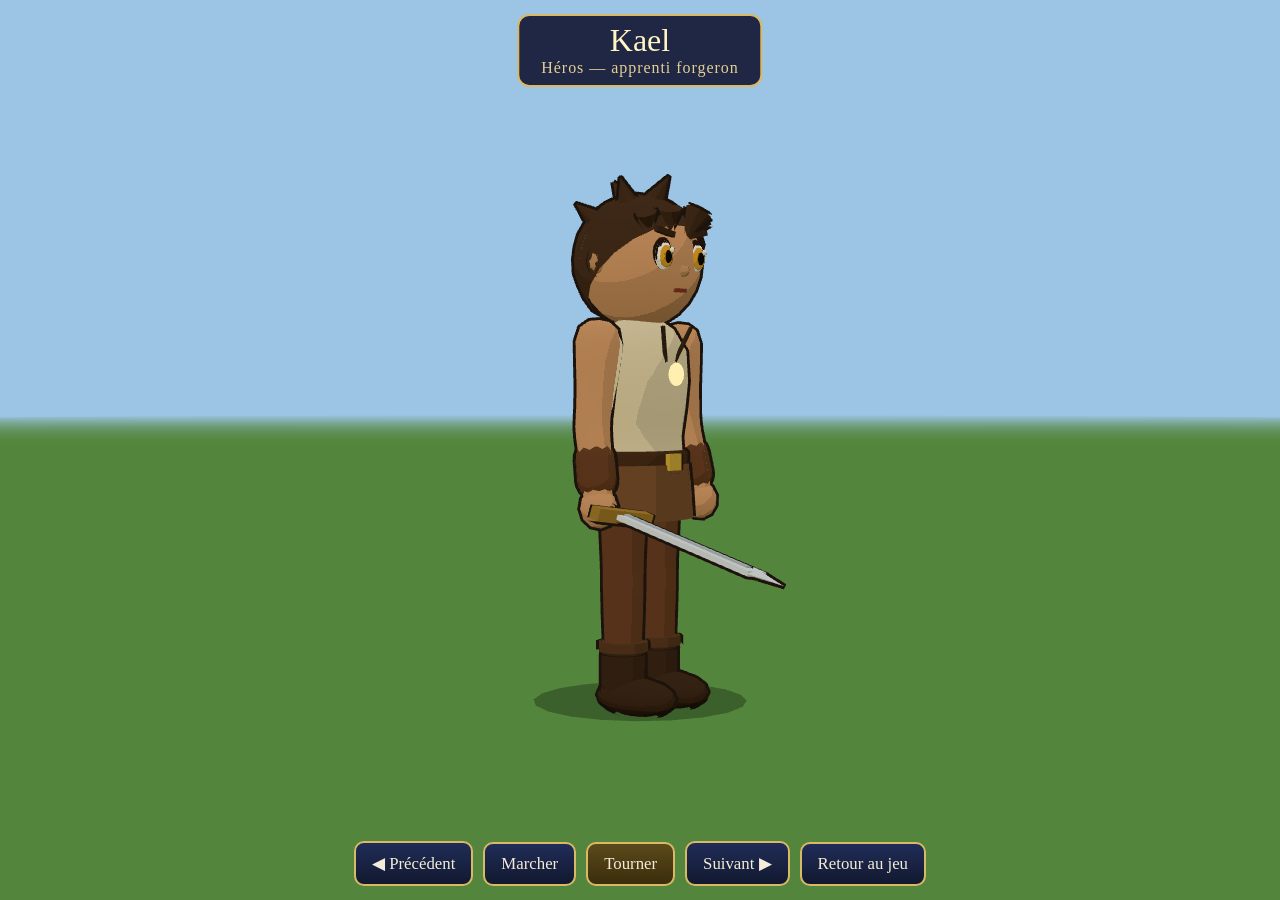
<file: jeu/galerie.html>
<!doctype html>
<html lang="fr">
<head>
<meta charset="utf-8">
<meta name="viewport" content="width=device-width, initial-scale=1, maximum-scale=1, user-scalable=no">
<title>Aldéria — Galerie des personnages</title>
<style>
  html, body { margin: 0; height: 100%; overflow: hidden; background: #1a2038; font-family: Georgia, 'Times New Roman', serif; color: #f4ecd8; }
  canvas { display: block; width: 100%; height: 100%; touch-action: none; }
  #bar { position: absolute; left: 0; right: 0; bottom: 14px; display: flex; gap: 10px; justify-content: center; align-items: center; flex-wrap: wrap; padding: 0 10px; }
  #name { position: absolute; top: 14px; left: 50%; transform: translateX(-50%); text-align: center; white-space: nowrap; font-size: clamp(20px, 5vmin, 32px); color: #fff4c2; pointer-events: none; padding: 6px 22px 8px; border: 2px solid #d9b866; border-radius: 12px; background: rgba(14,18,46,.88); }
  #name small { display: block; font-size: .5em; color: #e6cf94; letter-spacing: .06em; }
  button, a.btn { font: inherit; font-size: 1.05em; color: #f4ecd8; text-decoration: none; padding: 10px 16px; border: 2px solid #d9b866; border-radius: 10px; background: linear-gradient(180deg, rgba(30,40,90,.95), rgba(14,18,46,.95)); cursor: pointer; }
  button:hover, a.btn:hover, button.on { background: linear-gradient(180deg, #5b4a1a, #3a2d0c); }
</style>
</head>
<body>
<canvas id="c"></canvas>
<div id="name"></div>
<div id="bar">
  <button id="prev">◀ Précédent</button>
  <button id="walk">Marcher</button>
  <button id="spin" class="on">Tourner</button>
  <button id="next">Suivant ▶</button>
  <a class="btn" href="index.html">Retour au jeu</a>
</div>
<script type="module">
import * as THREE from './lib/three.module.min.js';
import { makeChar, makeWolf, makeMushroom, makeFirefly, makeHorse } from './js/chars.js';

const LIST = [
  ['kael', 'Kael', 'Héros — apprenti forgeron'], ['lyra', 'Lyra', "Héroïne — élève mage d'Ysmère"], ['hagen', 'Hagen', 'Forgeron de Brumeval'], ['mira', 'Mira', "Fille de l'aubergiste"],
  ['aubin', 'Chef Aubin', 'Brumeval'], ['odile', 'Vieille Odile', 'Brumeval'], ['gaspard', 'Gaspard', 'Aubergiste'], ['boulanger', 'Le boulanger', 'Brumeval'],
  ['enfant1', 'Un enfant', 'Brumeval'], ['enfant2', 'Une enfant', 'Brumeval'], ['villageois1', 'Un villageois', 'Brumeval'], ['villageoise1', 'La marchande', 'Brumeval'],
  ['anselme', 'Père Anselme', 'Ermite des Bois des Murmures'], ['berthe', 'Berthe', 'Relais du Cerf Blanc'], ['colporteur', 'Le colporteur', 'Relais du Cerf Blanc'], ['garde', 'Garde de Solméria', 'Relais du Cerf Blanc'],
  ['soldat', 'Soldat de Cendre', 'Ennemi'], ['krall', 'Sergent Krall', 'Boss du chapitre 1'], ['darian', 'Le Chevalier Noir', '???'],
  ['loup', 'Loup gris', 'Ennemi'], ['gobelin', 'Gobelin', 'Ennemi'], ['champignon', 'Champignon hurleur', 'Ennemi'], ['luciole', 'Luciole de braise', 'Ennemi'], ['troll', 'Troll des Murmures', 'Boss du chapitre 2'], ['cheval', 'Cheval', ''],
];
const BUILD = { loup: makeWolf, champignon: makeMushroom, luciole: makeFirefly, cheval: makeHorse };
const q = new URLSearchParams(location.search);
const canvas = document.getElementById('c');
const r = new THREE.WebGLRenderer({ canvas, antialias: true });
const sc = new THREE.Scene(); sc.background = new THREE.Color(0x9cc4e4); sc.fog = new THREE.Fog(0x9cc4e4, 30, 70);
sc.add(new THREE.HemisphereLight(0xdfefff, 0x6a7a4a, 1.0));
const sun = new THREE.DirectionalLight(0xfff2d8, 1.5); sun.position.set(-8, 20, 14); sc.add(sun);
const ground = new THREE.Mesh(new THREE.CircleGeometry(60, 40), new THREE.MeshLambertMaterial({ color: 0x6aa84f })); ground.rotation.x = -Math.PI / 2; sc.add(ground);
const cam = new THREE.PerspectiveCamera(30, 1, 0.1, 200);
function resize() { r.setPixelRatio(Math.min(devicePixelRatio || 1, 2)); r.setSize(innerWidth, innerHeight, false); cam.aspect = innerWidth / innerHeight; cam.updateProjectionMatrix(); }
addEventListener('resize', resize); resize();

let idx = Math.max(0, LIST.findIndex(l => l[0] === q.get('k'))), obj = null, walking = q.get('walk') === '1', spinning = q.get('spin') !== '0', angle = +(q.get('ry') || 0.5), t = 0;
function show(i) {
  idx = (i + LIST.length) % LIST.length;
  if (obj) sc.remove(obj);
  const [key, name, sub] = LIST[idx];
  obj = (BUILD[key] || (() => makeChar(key)))(); sc.add(obj);
  const h = key === 'cheval' ? 2.5 : (obj.userData.height || 1.75);
  const tall = innerHeight > innerWidth ? 1.55 : 1;
  cam.position.set(0, h * 0.62, (h * 2.3 + 1.6) * tall); cam.lookAt(0, h * 0.5, 0);
  document.getElementById('name').innerHTML = name + (sub ? '<small>' + sub + '</small>' : '');
}
const $ = (id) => document.getElementById(id);
$('prev').onclick = () => show(idx - 1); $('next').onclick = () => show(idx + 1);
$('walk').onclick = () => { walking = !walking; $('walk').classList.toggle('on', walking); };
$('spin').onclick = () => { spinning = !spinning; $('spin').classList.toggle('on', spinning); };
$('walk').classList.toggle('on', walking); $('spin').classList.toggle('on', spinning);
addEventListener('keydown', (e) => { if (e.key === 'ArrowLeft') show(idx - 1); if (e.key === 'ArrowRight') show(idx + 1); });
// Glisser pour tourner le personnage à la main
let drag = null;
canvas.addEventListener('pointerdown', (e) => { drag = e.clientX; });
addEventListener('pointermove', (e) => { if (drag !== null) { angle += (e.clientX - drag) * 0.012; drag = e.clientX; } });
addEventListener('pointerup', () => { drag = null; });
show(idx);
let last = performance.now();
function frame(now) {
  const dt = Math.min(0.05, (now - last) / 1000); last = now; t += dt;
  if (spinning && drag === null) angle += dt * 0.6;
  obj.rotation.y = angle;
  if (obj.userData.anim) obj.userData.anim(dt, walking, t);
  r.render(sc, cam); window.__ready = true;
  requestAnimationFrame(frame);
}
requestAnimationFrame(frame);
</script>
</body>
</html>
</file>
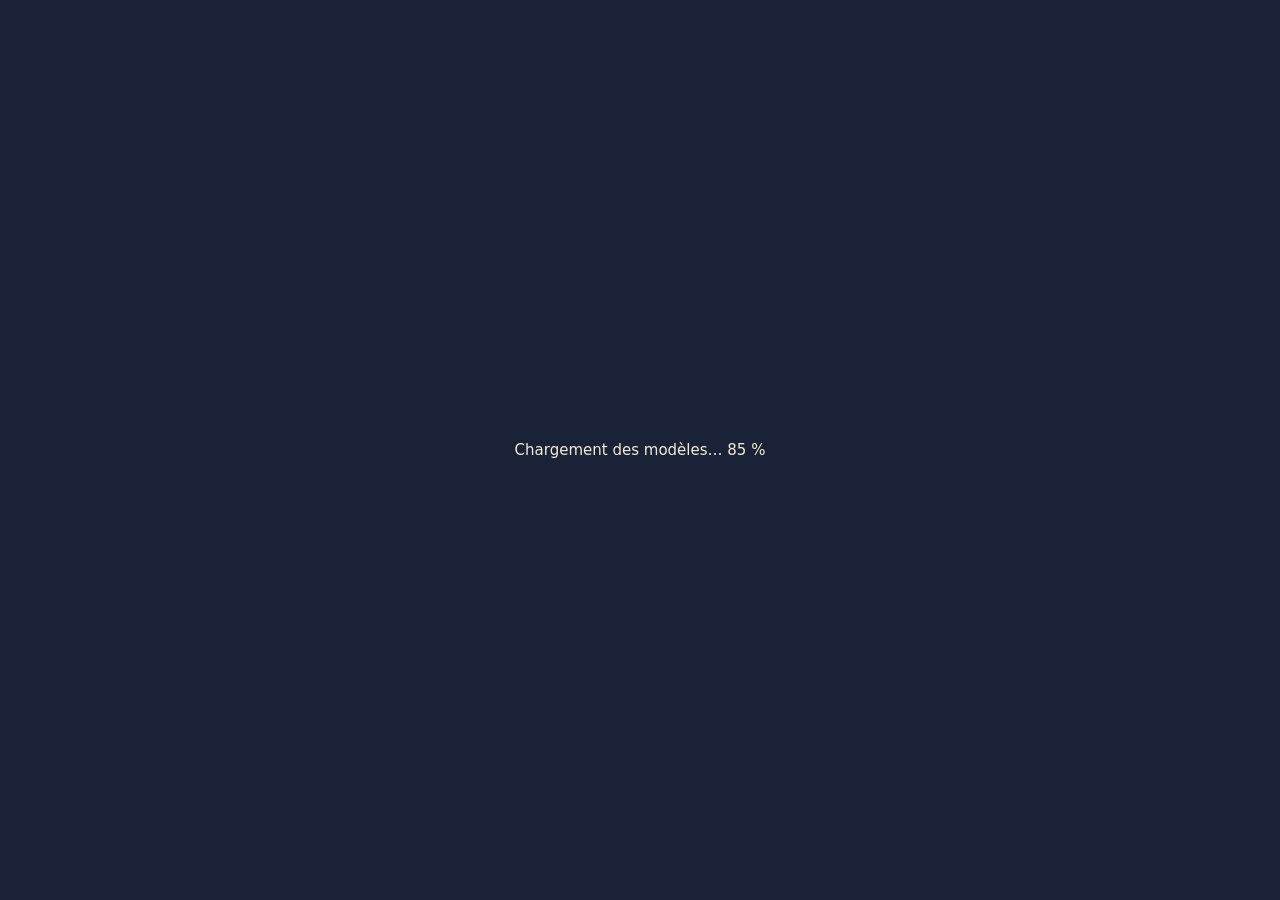
<file: jeu/importes.html>
<!doctype html>
<html lang="fr"><head><meta charset="utf-8"><meta name="viewport" content="width=device-width,initial-scale=1">
<title>ALDÉRIA — modèles importés</title>
<style>
  html,body{margin:0;height:100%;background:#1a2238;color:#f4ecd4;font:15px system-ui,sans-serif;overflow:hidden}
  canvas{position:fixed;inset:0;width:100%;height:100%;display:block;touch-action:none}
  #top{position:fixed;left:0;right:0;top:0;padding:10px 14px;background:rgba(14,18,46,.86);border-bottom:1px solid #d9b866;z-index:2}
  #top b{color:#ffe08a} #top a{color:#ffe08a}
  #bar{position:fixed;left:0;right:0;bottom:0;padding:8px 10px;background:rgba(14,18,46,.9);border-top:1px solid #d9b866;z-index:2;display:flex;flex-wrap:wrap;gap:6px;justify-content:center;max-height:42vh;overflow:auto}
  button{font:inherit;color:#f4ecd4;background:#2a3158;border:1px solid #6a74a8;border-radius:7px;padding:6px 10px;cursor:pointer}
  button.on{background:#6a4c12;border-color:#ffd97a;color:#fff}
  .sep{flex-basis:100%;height:0}
  #info{position:fixed;right:10px;top:74px;background:rgba(14,18,46,.8);border:1px solid #6a74a8;border-radius:8px;padding:8px 12px;z-index:2;max-width:270px;font-size:13.5px;line-height:1.45}
  #load{position:fixed;inset:0;display:flex;align-items:center;justify-content:center;z-index:3;background:#1a2238}
</style></head><body>
<canvas id="c"></canvas>
<div id="load">Chargement des modèles…</div>
<div id="top"><b>Modèles importés</b> — personnages faits par un artiste (packs gratuits de Quaternius, licence CC0, les mêmes fichiers que pour Unity). Glisser pour tourner, molette ou pincer pour zoomer. <a href="index.html">Retour au jeu</a> · <a href="atelier.html">Atelier des anciens modèles</a></div>
<div id="info"></div>
<div id="bar"></div>
<script type="module">
import * as THREE from './lib/three.module.min.js';
import { loadPack, makeChar, HEROES3D, envFor, clipNames } from './js/pack.js';
import { loadDecor, groundMat } from './js/decor.js';
const q = new URLSearchParams(location.search), $ = (id) => document.getElementById(id);
const NOMS = { kael: 'Kael', lyra: 'Lyra', hagen: 'Hagen', mira: 'Mira', aubin: 'Aubin', odile: 'Odile', gaspard: 'Gaspard', boulanger: 'Boulanger', enfant1: 'Tom', enfant2: 'Lison', villageois1: 'Villageois', villageoise1: 'Villageoise', soldat: 'Soldat de Cendre', krall: 'Krall', darian: 'Darian', garde: 'Garde', berthe: 'Berthe', colporteur: 'Colporteur', anselme: 'Anselme', gobelin: 'Gobelin', troll: 'Troll' , nyssa: 'Nyssa', borin: 'Borin', roi: 'Roi Aldemar', alinor: 'Princesse Alinor', aldric: 'Aldric', renaud: 'Garde Renaud', gontran: 'Maître Gontran', ysolde: 'Dame Ysolde', hotesse: 'Aubergiste', citadin1: 'Citadin', citadin2: 'Marchand', citadin3: 'Vieux citadin', citadine1: 'Citadine', citadine2: 'Marchande', citadine3: 'Lavandière', noble: 'Noble', noble_f: 'Dame noble', tobie: 'Tobie le mendiant', pretre: "Prêtre de l'Aube", gamin: 'Gamin des rues' };
const CLIPS = { Idle_Loop: 'Repos', Walk_Loop: 'Marche', Jog_Fwd_Loop: 'Course', Sword_Idle: 'En garde', Sword_Attack: "Coup d'épée", Punch_Cross: 'Coup de poing', Spell_Simple_Shoot: 'Sort', Hit_Chest: 'Touché', Death01: 'K.-O.', Idle_Talking_Loop: 'Discussion', Sitting_Idle_Loop: 'Assis', Roll: 'Roulade' };
const r = new THREE.WebGLRenderer({ canvas: $('c'), antialias: true }); r.setPixelRatio(Math.min(2, devicePixelRatio));
const sc = new THREE.Scene(); sc.background = new THREE.Color(0x9fd0ff); sc.fog = new THREE.Fog(0xbfe0ff, 30, 90);
sc.add(new THREE.HemisphereLight(0xffffff, 0x7a9a5a, 1.05)); const sun = new THREE.DirectionalLight(0xfff0c8, 1.4); sun.position.set(6, 10, 8); sc.add(sun);
const cam = new THREE.PerspectiveCamera(35, 1, 0.1, 200);
let pa = 0, pb = 0; const prog = () => { $('load').textContent = 'Chargement des modèles… ' + Math.round((pa + pb) * 50) + ' %'; };
try { await Promise.all([loadPack((k) => { pa = k; prog(); }), loadDecor((k) => { pb = k; prog(); })]); }
catch (e) { $('load').innerHTML = '<div style="text-align:center;max-width:480px;padding:20px;line-height:1.6">Les modèles n\'ont pas pu être téléchargés en entier : la connexion a coupé plusieurs fois de suite.<br><br><button onclick="location.reload()">Réessayer</button> &nbsp; <a href="index.html" style="color:#ffe08a">Retour au jeu</a></div>'; throw e; }
sc.environment = envFor(r, 0x9fd0ff, 0x7a9a5a, 1);
const ground = new THREE.Mesh(new THREE.CircleGeometry(60, 40), groundMat(0x6fae4f)); ground.rotation.x = -Math.PI / 2; sc.add(ground);
let cur = null, key = q.get('k') || 'kael', clip = q.get('clip') || 'Idle_Loop', yaw = +(q.get('ry') || 0.5), pitch = 0.12, dist = 5.2, spin = q.get('spin') !== '0', armed = false;
function show(k) {
  if (cur) sc.remove(cur); key = k; cur = makeChar(k); sc.add(cur); armed = !!cur.userData.armed; play(clip);
  let tris = 0, bones = 0, meshes = 0; cur.traverse((m) => { if (m.isMesh && !m.userData.shadow) { tris += (m.geometry.index ? m.geometry.index.count : m.geometry.attributes.position.count) / 3; meshes++; } if (m.isSkinnedMesh) bones = m.skeleton.bones.length; });
  const o = HEROES3D[k];
  $('info').innerHTML = `<b style="color:#ffe08a">${NOMS[k] || k}</b><br>${Math.round(tris).toLocaleString('fr-FR')} triangles · ${bones} os · ${meshes} pièces<br>Costume : ${o.outfit === 'Ranger' ? 'rôdeur' : 'paysan'}${o.dye != null ? ', tissu reteint' : ''}<br>Tête et cheveux : fichiers séparés, liés au même squelette<br>Textures : couleur, relief (normal map), rugosité/métal`;
  for (const b of document.querySelectorAll('[data-k]')) b.classList.toggle('on', b.dataset.k === k);
}
function play(c) {
  clip = c; const u = cur.userData; u.pose = false; u.stop();
  if (/_Loop$|Sword_Idle/.test(c)) { u.idle = c; u.forced = c; } else { u.idle = armed ? 'Sword_Idle' : 'Idle_Loop'; u.forced = null; u.play(c, c === 'Death01' ? { hold: true } : {}); }
  for (const b of document.querySelectorAll('[data-c]')) b.classList.toggle('on', b.dataset.c === c);
}
const bar = $('bar');
for (const k of Object.keys(HEROES3D)) { const b = document.createElement('button'); b.textContent = NOMS[k] || k; b.dataset.k = k; b.onclick = () => show(k); bar.appendChild(b); }
bar.appendChild(Object.assign(document.createElement('div'), { className: 'sep' }));
for (const c of Object.keys(CLIPS)) { const b = document.createElement('button'); b.textContent = CLIPS[c]; b.dataset.c = c; b.onclick = () => play(c); bar.appendChild(b); }
const bw = document.createElement('button'); bw.textContent = 'Dégainer / rengainer'; bw.onclick = () => { armed = !armed; cur.userData.draw(armed); play('Idle_Loop'); if (armed) play('Sword_Idle'); }; bar.appendChild(bw);
show(key);
// caméra : glisser pour tourner, molette / pincement pour zoomer
let drag = null; const pts = new Map(); const cv = $('c');
cv.addEventListener('pointerdown', (e) => { pts.set(e.pointerId, e); drag = { x: e.clientX, y: e.clientY }; spin = false; cv.setPointerCapture(e.pointerId); });
cv.addEventListener('pointermove', (e) => {
  if (!pts.has(e.pointerId)) return;
  if (pts.size === 2) { const [a, b] = [...pts.values()], d0 = Math.hypot(a.clientX - b.clientX, a.clientY - b.clientY); pts.set(e.pointerId, e); const [c, d] = [...pts.values()], d1 = Math.hypot(c.clientX - d.clientX, c.clientY - d.clientY); dist = Math.min(12, Math.max(1.2, dist * d0 / Math.max(1, d1))); return; }
  pts.set(e.pointerId, e); yaw -= (e.clientX - drag.x) * 0.008; pitch = Math.min(1.2, Math.max(-0.1, pitch + (e.clientY - drag.y) * 0.005)); drag = { x: e.clientX, y: e.clientY };
});
for (const ev of ['pointerup', 'pointercancel']) cv.addEventListener(ev, (e) => pts.delete(e.pointerId));
cv.addEventListener('wheel', (e) => { dist = Math.min(12, Math.max(1.2, dist * (e.deltaY > 0 ? 1.1 : 0.9))); e.preventDefault(); }, { passive: false });
function size() { r.setSize(innerWidth, innerHeight, false); cam.aspect = innerWidth / innerHeight; cam.updateProjectionMatrix(); } addEventListener('resize', size); size();
let last = performance.now(), t = 0;
function loop(now) {
  requestAnimationFrame(loop); const dt = Math.min(0.05, (now - last) / 1000); last = now; t += dt;
  if (spin) yaw += dt * 0.35;
  const u = cur.userData, moving = u.forced === 'Walk_Loop' || u.forced === 'Jog_Fwd_Loop';
  if (moving) { u.idle = u.forced; } u.anim(dt, false, t);
  const h = u.height * 0.55; cam.position.set(Math.sin(yaw) * Math.cos(pitch) * dist, h + Math.sin(pitch) * dist, Math.cos(yaw) * Math.cos(pitch) * dist); cam.lookAt(0, h - dist * 0.13, 0);
  r.render(sc, cam);
}
$('load').remove(); requestAnimationFrame(loop); window.__ready = true;
</script></body></html>
</file>
<file: jeu/css/style.css>
/* Unités d'écran : --vw, --vh, --vmin remplacent vw, vh, vmin dans l'interface (elle est mise à l'échelle : voir js/ecran.js).
   --eg, --ed, --eh, --eb : marges de l'encoche (gauche, droite, haut, bas). */
:root { --vw: 1vw; --vh: 1vh; --vmin: 1vmin; --eg: 0px; --ed: 0px; --eh: 0px; --eb: 0px; }
* { box-sizing: border-box; -webkit-tap-highlight-color: transparent; }
html, body { margin: 0; height: 100%; overflow: hidden; background: #000; color: #f4ecd8;
  font-family: Georgia, 'Times New Roman', serif; user-select: none; -webkit-user-select: none; touch-action: none; }
#c { position: fixed; inset: 0; width: 100%; height: 100%; display: block; touch-action: none; }
#ui { position: fixed; inset: 0; pointer-events: none; font-size: clamp(14px, calc(2.1 * var(--vmin)), 20px); }
#ui > * { pointer-events: none; }
.hidden { display: none !important; }
button { font-family: inherit; font-size: inherit; color: inherit; cursor: pointer; }

.panel, #dlg, #choice, #bMenu, #bParty, #bMsg, #bEnemies, #menuBox, #hint, #objective {
  background: linear-gradient(180deg, rgba(22,28,60,.94), rgba(12,15,36,.94));
  border: 2px solid #d9b866; border-radius: 10px; box-shadow: 0 4px 18px rgba(0,0,0,.5);
}

/* HUD */
#hud { position: absolute; top: 0; left: 0; right: 0; display: flex; justify-content: space-between; align-items: flex-start; padding: 10px; gap: 10px; }
#objective { padding: 7px 12px; max-width: 62%; font-size: .92em; }
#objective b { color: #ffd97a; }
#hudRight { display: flex; gap: 8px; align-items: center; pointer-events: auto; }
#gold { background: rgba(12,15,36,.85); border: 1px solid #d9b866; border-radius: 8px; padding: 6px 10px; color: #ffd97a; }
.hudBtn { pointer-events: auto; width: 2.5em; height: 2.5em; border-radius: 8px; border: 2px solid #d9b866; background: rgba(22,28,60,.92); font-size: 1.05em; }
.hudBtn.off { opacity: .45; text-decoration: line-through; }

#hint { position: absolute; top: 4.2em; left: 50%; transform: translateX(-50%); padding: 8px 14px; max-width: 86%; text-align: center; border-color: #8fd0ff; font-size: .95em; }
#prompt { position: absolute; bottom: 22%; left: 50%; transform: translateX(-50%); padding: 6px 16px; background: rgba(0,0,0,.72); border: 1px solid #ffd97a; border-radius: 20px; color: #ffd97a; white-space: nowrap; }
#toasts { position: absolute; top: 7.5em; right: 10px; display: flex; flex-direction: column; gap: 6px; align-items: flex-end; }
.toast { background: rgba(12,15,36,.92); border: 1px solid #d9b866; border-radius: 8px; padding: 6px 12px; animation: toastIn .25s ease-out; }
@keyframes toastIn { from { opacity: 0; transform: translateX(30px); } to { opacity: 1; transform: none; } }

/* Dialogue */
#dlg { position: absolute; left: 50%; bottom: 14px; transform: translateX(-50%); width: min(880px, 94%); min-height: 6.6em; padding: 1.2em 1.1em .9em; pointer-events: auto !important; }
#dlgName { position: absolute; top: -1em; left: 14px; padding: 2px 14px; background: #d9b866; color: #1a1430; border-radius: 6px; font-weight: bold; letter-spacing: .04em; }
#dlgName:empty { display: none; }
#dlgText { line-height: 1.45; font-size: 1.08em; white-space: pre-wrap; }
#dlgText i { color: #cfc6ff; }
#dlgNext { position: absolute; right: 12px; bottom: 6px; color: #ffd97a; animation: bob 0.8s infinite alternate; }
@keyframes bob { from { transform: translateY(0); } to { transform: translateY(4px); } }

#choice { position: absolute; left: 50%; top: 50%; transform: translate(-50%, -50%); width: min(520px, 90%); padding: 14px; pointer-events: auto !important; max-height: 86%; overflow: auto; }
#choiceQ { margin-bottom: 10px; color: #ffd97a; line-height: 1.35; white-space: pre-wrap; }
.opt { display: block; width: 100%; text-align: left; margin: 5px 0; padding: 9px 12px; background: rgba(255,255,255,.06); border: 1px solid rgba(217,184,102,.45); border-radius: 7px; }
.opt small { display: block; opacity: .72; font-size: .82em; margin-top: 2px; }
.opt.sel { background: rgba(217,184,102,.28); border-color: #ffd97a; }
.opt:disabled { opacity: .4; cursor: default; }
.opt .r { float: right; color: #ffd97a; }

/* Combat */
#battle { position: absolute; inset: 0; }
#bFlash, #bTint { position: absolute; inset: 0; pointer-events: none; opacity: 0; }
#bTint { transition: opacity .35s; }
#bMsg { position: absolute; top: 10px; left: 50%; transform: translateX(-50%); width: min(760px, 92%); padding: 9px 14px; text-align: center; min-height: 2.6em; line-height: 1.35; }
#bEnemies { position: absolute; top: 4.6em; right: 10px; padding: 6px 10px; font-size: .9em; min-width: 11em; }
.eRow { display: flex; align-items: center; gap: 8px; margin: 3px 0; }
.eRow .bar { flex: 1; min-width: 4em; }
.eRow.dead { opacity: .3; }
#bBottom { position: absolute; left: 10px; right: 10px; bottom: 10px; display: flex; gap: 10px; align-items: flex-end; justify-content: space-between; }
#bMenu { width: min(330px, 46%); padding: 8px; pointer-events: auto !important; max-height: calc(58 * var(--vh)); overflow: auto; }
#bMenu:empty { visibility: hidden; }
#bMenu .who { color: #ffd97a; font-weight: bold; margin: 0 4px 6px; }
#bParty { padding: 8px 12px; min-width: min(300px, 50%); }
.pRow { margin: 4px 0; }
/* Équipe de quatre : PV et PM sur une seule ligne, pour que le panneau tienne sur un petit écran */
#bParty.quatre { min-width: min(430px, 56%); padding: 6px 10px; }
#bParty.quatre .pRow { margin: 2px 0; display: grid; grid-template-columns: 5.2em 1fr; align-items: center; gap: 6px; }
#bParty.quatre .pName { display: block; }
#bParty.quatre .pName span { display: block; font-size: .72em; }
#bParty.quatre .pBars { grid-template-columns: 1.6em 1fr 4.2em 1.6em 1fr 3.2em; font-size: .8em; }
.pRow.act .pName { color: #ffd97a; }
.pRow.ko { opacity: .45; }
.pName { font-weight: bold; display: flex; justify-content: space-between; }
.pName span { font-weight: normal; font-size: .85em; color: #ffb37a; }
.pBars { display: grid; grid-template-columns: 2.2em 1fr 4.6em; gap: 2px 6px; align-items: center; font-size: .85em; }
.bar { height: .62em; background: #2a2440; border-radius: 4px; overflow: hidden; border: 1px solid rgba(255,255,255,.2); }
.bar > i { display: block; height: 100%; background: linear-gradient(90deg, #4fd06a, #a6f07a); transition: width .3s; }
.bar.mp > i { background: linear-gradient(90deg, #4f8fe0, #8fd0ff); }
.bar.low > i { background: linear-gradient(90deg, #e04f4f, #ff9a6a); }
#dmg { position: absolute; inset: 0; overflow: hidden; }
.dmgNum { position: absolute; font-weight: bold; font-size: 2.1em; color: #fff; text-shadow: 0 0 6px #000, 2px 2px 0 #000, -1px -1px 0 #000; animation: dmgUp 1s ease-out forwards; transform: translate(-50%, -50%); white-space: nowrap; }
.dmgNum.heal { color: #8ef59a; } .dmgNum.crit { color: #ffd23a; font-size: 2.4em; } .dmgNum.weak { color: #ff8a4a; } .dmgNum.miss { color: #bbb; font-size: 1.4em; }
@keyframes dmgUp { 0% { opacity: 0; margin-top: 8px; transform: translate(-50%, -50%) scale(.4); } 14% { opacity: 1; margin-top: -16px; transform: translate(-50%, -50%) scale(1.4); } 28% { transform: translate(-50%, -50%) scale(1); } 70% { opacity: 1; } 100% { opacity: 0; margin-top: -72px; transform: translate(-50%, -50%) scale(1); } }

/* Menu pause */
#menu { position: absolute; inset: 0; background: rgba(0,0,0,.55); display: flex; align-items: center; justify-content: center; pointer-events: auto !important; }
#menuBox { width: min(680px, 94%); max-height: 90%; overflow: auto; padding: 16px; pointer-events: auto; }
#menuBox h3 { margin: 0 0 10px; color: #ffd97a; }
.tabs { display: flex; gap: 6px; margin-bottom: 12px; flex-wrap: wrap; }
.tabs button { padding: 7px 12px; background: rgba(255,255,255,.06); border: 1px solid rgba(217,184,102,.45); border-radius: 7px; }
.tabs button.on { background: rgba(217,184,102,.3); border-color: #ffd97a; }
.heroCard { border: 1px solid rgba(217,184,102,.4); border-radius: 8px; padding: 10px; margin-bottom: 8px; }
.heroCard .stats { display: grid; grid-template-columns: repeat(4, 1fr); gap: 2px 10px; font-size: .88em; margin-top: 6px; opacity: .92; }
.heroCard .sk { font-size: .85em; opacity: .85; margin-top: 6px; line-height: 1.4; }

/* Écrans pleins */
#fade { position: absolute; inset: 0; background: #000; opacity: 0; transition: opacity .6s; }
#narr { position: absolute; inset: 0; display: flex; align-items: center; justify-content: center; text-align: center; padding: 8%; font-size: 1.35em; line-height: 1.6; font-style: italic; color: #f4ecd8; pointer-events: auto !important; white-space: pre-wrap; }
#card { position: absolute; inset: 0; display: flex; flex-direction: column; align-items: center; justify-content: center; text-align: center; background: rgba(0,0,0,.82); animation: toastIn .6s; }
#cardNum { color: #d9b866; letter-spacing: .3em; text-transform: uppercase; font-size: 1em; }
#cardTitle { font-size: clamp(26px, calc(6 * var(--vmin)), 54px); margin-top: .3em; padding: 0 5%; }

#title { position: absolute; inset: 0; display: flex; align-items: center; justify-content: center; background: radial-gradient(ellipse at center, rgba(10,12,30,.35), rgba(5,6,16,.8)); pointer-events: auto !important; }
#titleBox { text-align: center; padding: 20px; max-width: 760px; }
#titleSmall { color: #d9b866; letter-spacing: .25em; text-transform: uppercase; font-size: .85em; }
#title h1 { font-size: clamp(44px, calc(12 * var(--vmin)), 110px); margin: .1em 0 0; letter-spacing: .12em; color: #fff4c2; text-shadow: 0 0 30px rgba(255,217,122,.65), 0 4px 0 #6b4a12; }
#title h2 { font-size: clamp(18px, calc(4 * var(--vmin)), 34px); margin: 0 0 1em; font-weight: normal; font-style: italic; color: #f4ecd8; text-shadow: 0 2px 6px #000; }
#titleBtns { display: flex; flex-direction: column; gap: 10px; align-items: center; margin-bottom: 1.3em; }
#titleBtns button { width: min(320px, calc(80 * var(--vw))); padding: 12px; font-size: 1.15em; background: linear-gradient(180deg, rgba(30,40,90,.95), rgba(14,18,46,.95)); border: 2px solid #d9b866; border-radius: 10px; }
#titleBtns button:hover, #titleBtns button.sel { background: linear-gradient(180deg, #5b4a1a, #3a2d0c); }
#titleHelp { font-size: .82em; line-height: 1.6; opacity: .88; background: rgba(0,0,0,.45); border-radius: 8px; padding: 8px 12px; }

/* Tactile */
#touch { position: absolute; inset: 0; }
#joy { position: absolute; left: 22px; bottom: 26px; width: 124px; height: 124px; border-radius: 50%; background: rgba(255,255,255,.12); border: 2px solid rgba(255,255,255,.4); pointer-events: auto !important; touch-action: none; }
#joyKnob { position: absolute; left: 50%; top: 50%; width: 54px; height: 54px; margin: -27px 0 0 -27px; border-radius: 50%; background: rgba(255,255,255,.55); }
#btnA { position: absolute; right: 28px; bottom: 44px; width: 82px; height: 82px; border-radius: 50%; background: rgba(217,184,102,.5); border: 3px solid #ffd97a; font-size: 1.8em; font-weight: bold; color: #fff; pointer-events: auto !important; touch-action: none; }
#btnA:active { background: rgba(255,217,122,.85); }
body.dialog #touch, body.nohud #touch { display: none; }

#err { position: fixed; left: 0; right: 0; bottom: 0; background: #7a1010; color: #fff; font: 12px monospace; padding: 4px 8px; display: none; z-index: 99; white-space: pre-wrap; }

/* Écran bas (téléphone en paysage) : classe posée par js/ecran.js d'après la hauteur de l'interface mise à l'échelle */
body.bas #ui { font-size: 13px; }
body.bas #dlg { min-height: 5em; bottom: 6px; }
body.bas #joy { width: 104px; height: 104px; bottom: 12px; }
body.bas #btnA { width: 70px; height: 70px; bottom: 20px; }

#galLink { display: inline-block; margin-top: 12px; color: #fff4c2; font-size: .95em; text-decoration: none; border: 1px solid #d9b866; border-radius: 8px; padding: 6px 14px; background: rgba(14,18,46,.8); }
#galLink:hover { background: #3a2d0c; }

/* Création du héros (vocation, apparence) */
#perso { position: absolute; inset: 0; display: flex; align-items: stretch; pointer-events: auto !important; }
#persoZone { flex: 1 1 0; min-width: 0; min-height: 0; position: relative; touch-action: none; cursor: grab; pointer-events: auto; }
#persoAide { position: absolute; left: 50%; bottom: 14px; transform: translateX(-50%); font-size: .82em; opacity: .7; background: rgba(0,0,0,.45); padding: 4px 12px; border-radius: 14px; white-space: nowrap; }
#persoPanel { flex: 0 0 min(500px, 54%); margin: 12px; padding: 14px 16px; overflow: auto; pointer-events: auto; touch-action: pan-y;
  background: linear-gradient(180deg, rgba(22,28,60,.94), rgba(12,15,36,.94)); border: 2px solid #d9b866; border-radius: 10px; box-shadow: 0 4px 18px rgba(0,0,0,.5); }
#persoPanel h3 { margin: 0 0 4px; color: #ffd97a; font-size: 1.25em; }
#persoSous { margin: 0 0 10px; font-size: .86em; opacity: .85; line-height: 1.35; }
#persoFiche { margin-top: 8px; padding: 10px 12px; background: rgba(0,0,0,.28); border-radius: 8px; font-size: .9em; }
.pDesc { margin: 0 0 8px; line-height: 1.4; }
.pStats { display: grid; grid-template-columns: auto 1fr auto 1fr; gap: 4px 8px; align-items: center; font-size: .86em; }
.pBarre { display: block; height: .62em; background: rgba(255,255,255,.12); border-radius: 4px; overflow: hidden; }
.pBarre b { display: block; height: 100%; background: linear-gradient(90deg, #d9b866, #ffe9a8); }
.pArme { margin: 8px 0 4px; color: #ffd97a; }
.pSk { margin: 0; padding-left: 1.1em; line-height: 1.45; } .pSk small { opacity: .75; }
.pLigne { display: flex; align-items: center; gap: 6px; padding: 3px 6px; border: 1px solid transparent; border-radius: 7px; }
.pLigne.sel { background: rgba(217,184,102,.2); border-color: #ffd97a; }
.pLigne .l { flex: 0 0 5.6em; font-size: .92em; }
.pLigne .v { flex: 1; text-align: center; display: flex; flex-wrap: wrap; gap: 4px; justify-content: center; align-items: center; min-height: 1.9em; }
.pLigne .v small { flex-basis: 100%; opacity: .75; font-size: .76em; line-height: 1; }
.pFl { flex: 0 0 auto; width: 2em; height: 2em; border-radius: 6px; border: 1px solid rgba(217,184,102,.6); background: rgba(255,255,255,.07); font-size: 1.05em; line-height: 1; }
.pFl:hover { background: rgba(217,184,102,.3); }
.pSw { width: 1.45em; height: 1.45em; border-radius: 50%; border: 2px solid rgba(255,255,255,.3); padding: 0; }
.pSw.vide { background: repeating-linear-gradient(45deg, rgba(255,255,255,.2) 0 3px, transparent 3px 6px); }
.pSw.on { border-color: #fff; box-shadow: 0 0 0 2px #ffd97a; }
#persoPanel.look { display: flex; flex-direction: column; overflow: hidden; }
#persoPanel.look #persoCorps { flex: 1 1 0; min-height: 0; display: flex; flex-direction: column; }
#persoLignes { flex: 1 1 0; min-height: 0; overflow: auto; touch-action: pan-y; }
#persoBoutons { margin-top: 8px; display: flex; flex-wrap: wrap; gap: 6px; }
#persoBoutons .opt { flex: 1 1 30%; margin: 0; text-align: center; padding: 7px 8px; }
#persoBoutons .opt.fort { flex-basis: 100%; padding: 10px; }
#persoBoutons .opt.fort { background: linear-gradient(180deg, #6b561c, #3a2d0c); border-color: #ffd97a; font-size: 1.08em; text-align: center; }
#persoBoutons .opt.fort.sel { background: linear-gradient(180deg, #8a7024, #54410f); }
@media (orientation: portrait) {
  #perso { flex-direction: column; }
  #persoPanel { flex: 0 0 58%; margin: 8px; }
}
@media (orientation: landscape) {
  body.bas #persoPanel { margin: 6px; padding: 8px 10px; }
  body.bas #persoFiche { padding: 6px 8px; } body.bas .pSk { display: none; }
}

/* ---------- Encoches : les fonds vont jusqu'au bord de l'écran, leur contenu reste dans la zone sûre ---------- */
#fade, #card, #title, #menu, #narr, #bTint, #bFlash, #majEcran { left: calc(-1 * var(--eg)); right: calc(-1 * var(--ed)); top: calc(-1 * var(--eh)); bottom: calc(-1 * var(--eb)); }
#card, #title, #menu, #majEcran { padding: var(--eh) var(--ed) var(--eb) var(--eg); }
#narr { padding: calc(8% + var(--eh)) calc(8% + var(--ed)) calc(8% + var(--eb)) calc(8% + var(--eg)); }

/* ---------- Tactile : des boutons assez grands pour le doigt ---------- */
body.tactile .hudBtn { width: 3em; height: 3em; font-size: 1.1em; }
body.tactile .opt { padding: 10px 12px; }
body.tactile .tabs button { padding: 9px 14px; }
body.tactile #titleHelp .aideClavier, body.app #galLink { display: none; }
#titleVersion { margin-top: 8px; font-size: .78em; opacity: .75; min-height: 1em; }

/* ---------- Écran titre sur un écran bas : tout tient sans défiler ---------- */
body.bas #titleBox { padding: 8px 20px; }
body.bas #title h1 { font-size: 46px; }
body.bas #title h2 { font-size: 17px; margin-bottom: .6em; }
body.bas #titleBtns { flex-direction: row; flex-wrap: wrap; justify-content: center; gap: 8px; margin-bottom: .8em; }
body.bas #titleBtns button { width: 290px; padding: 9px; font-size: 1.08em; margin: 0; }
body.bas #titleHelp { padding: 5px 10px; line-height: 1.45; }
body.bas #galLink { margin-top: 8px; padding: 4px 12px; }

/* ---------- Mises à jour (application Android) ---------- */
#majEcran { position: absolute; display: flex; align-items: center; justify-content: center; background: rgba(0,0,0,.6); pointer-events: auto !important; }
#majBoite { width: min(620px, 94%); max-height: 96%; overflow: auto; padding: 12px 16px; pointer-events: auto;
  background: linear-gradient(180deg, rgba(22,28,60,.96), rgba(12,15,36,.96)); border: 2px solid #d9b866; border-radius: 10px; box-shadow: 0 4px 18px rgba(0,0,0,.5); }
#majBoite h3 { margin: 0 0 6px; color: #ffd97a; }
#majBoite p { margin: 0 0 8px; line-height: 1.4; }
#majBoite .majAide { font-size: .88em; opacity: .9; }
.majLigne { display: flex; gap: 8px; align-items: stretch; margin: 5px 0; }
.majLigne input { flex: 1 1 0; min-width: 0; padding: 8px 10px; border-radius: 7px; border: 1px solid rgba(217,184,102,.6); background: rgba(0,0,0,.35); color: #f4ecd8; font: inherit; user-select: text; -webkit-user-select: text; pointer-events: auto; }
.majLigne .opt { flex: 0 0 auto; width: auto; margin: 0; }
#majEtat { min-height: 2.6em; margin: 6px 2px; font-size: .92em; line-height: 1.35; }
#majEtat.bon { color: #a6f07a; } #majEtat.mauvais { color: #ffb0a0; }
#majEtat .bar { margin-top: 5px; height: .7em; }
/* Un panneau ouvert (menu, boutique, dialogue) : l'objectif et les boutons du haut s'effacent au lieu de transparaître derrière */
body.dialog #hud { visibility: hidden; }
/* Combat sur un écran bas : le menu d'action monte plus haut, pour que « Fuite » soit visible sans défiler */
body.bas #bMenu { max-height: calc(82 * var(--vh)); }

/* ---------- Compteur d'images (Options) et alerte « pas de puce graphique » ---------- */
#compteur { position: absolute; left: 50%; top: 2px; transform: translateX(-50%); z-index: 70; padding: 2px 9px; border-radius: 0 0 7px 7px; background: rgba(0,0,0,.6); color: #cfe8a0; font: 11px/1.4 monospace; white-space: nowrap; pointer-events: none; }
#titleAlerte { margin-top: 6px; font-size: .82em; color: #ffc9a0; max-width: 620px; margin-left: auto; margin-right: auto; line-height: 1.35; }
#titleAlerte:empty { display: none; }
#titleBtns .opt small { display: block; font-size: .7em; opacity: .75; margin-top: 2px; }

/* Annonce d'une nouvelle version (écran titre et écran des mises à jour) */
#titleNouveau { margin-top: 6px; font-size: .9em; color: #ffe08a; font-weight: bold; text-shadow: 0 1px 3px rgba(0,0,0,.8); }
#titleNouveau:empty, #majNouveau:empty { display: none; }
#majNouveau { color: #ffe08a; font-weight: bold; }
button.opt.neuf { border-color: #ffe08a; box-shadow: 0 0 0 2px rgba(255,224,138,.45), 0 0 14px rgba(255,224,138,.35); }


/* ----- Carte du lieu (menu) ----- */
#carteVue { text-align: center; color: #cfd6e6; }
.carteImage { display: block; margin: 0 auto; max-width: 100%; height: auto; border-radius: 8px; border: 1px solid rgba(255,217,122,.45); background: #141a26; }
.carteLegende { margin: 8px 0 6px; font-size: 12px; line-height: 1.5; text-align: center; color: #cfd6e6; }
</file>
